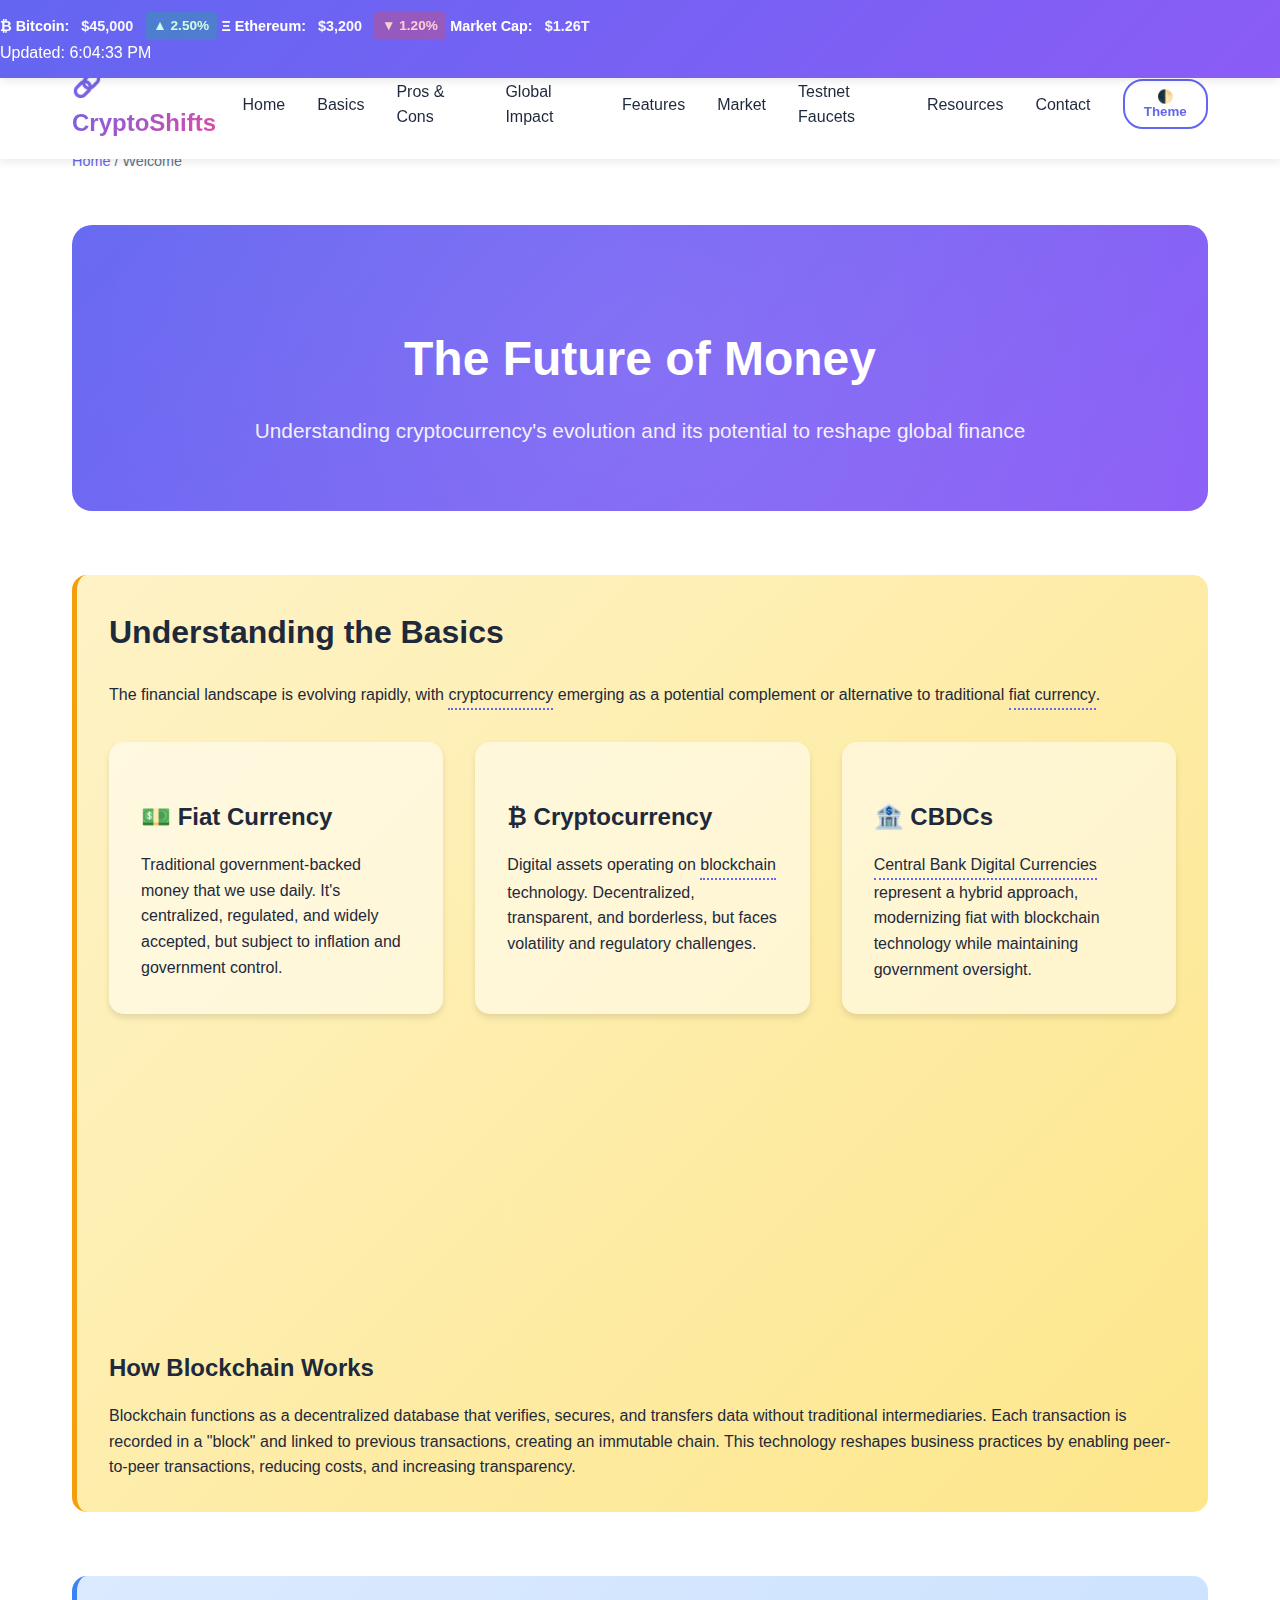
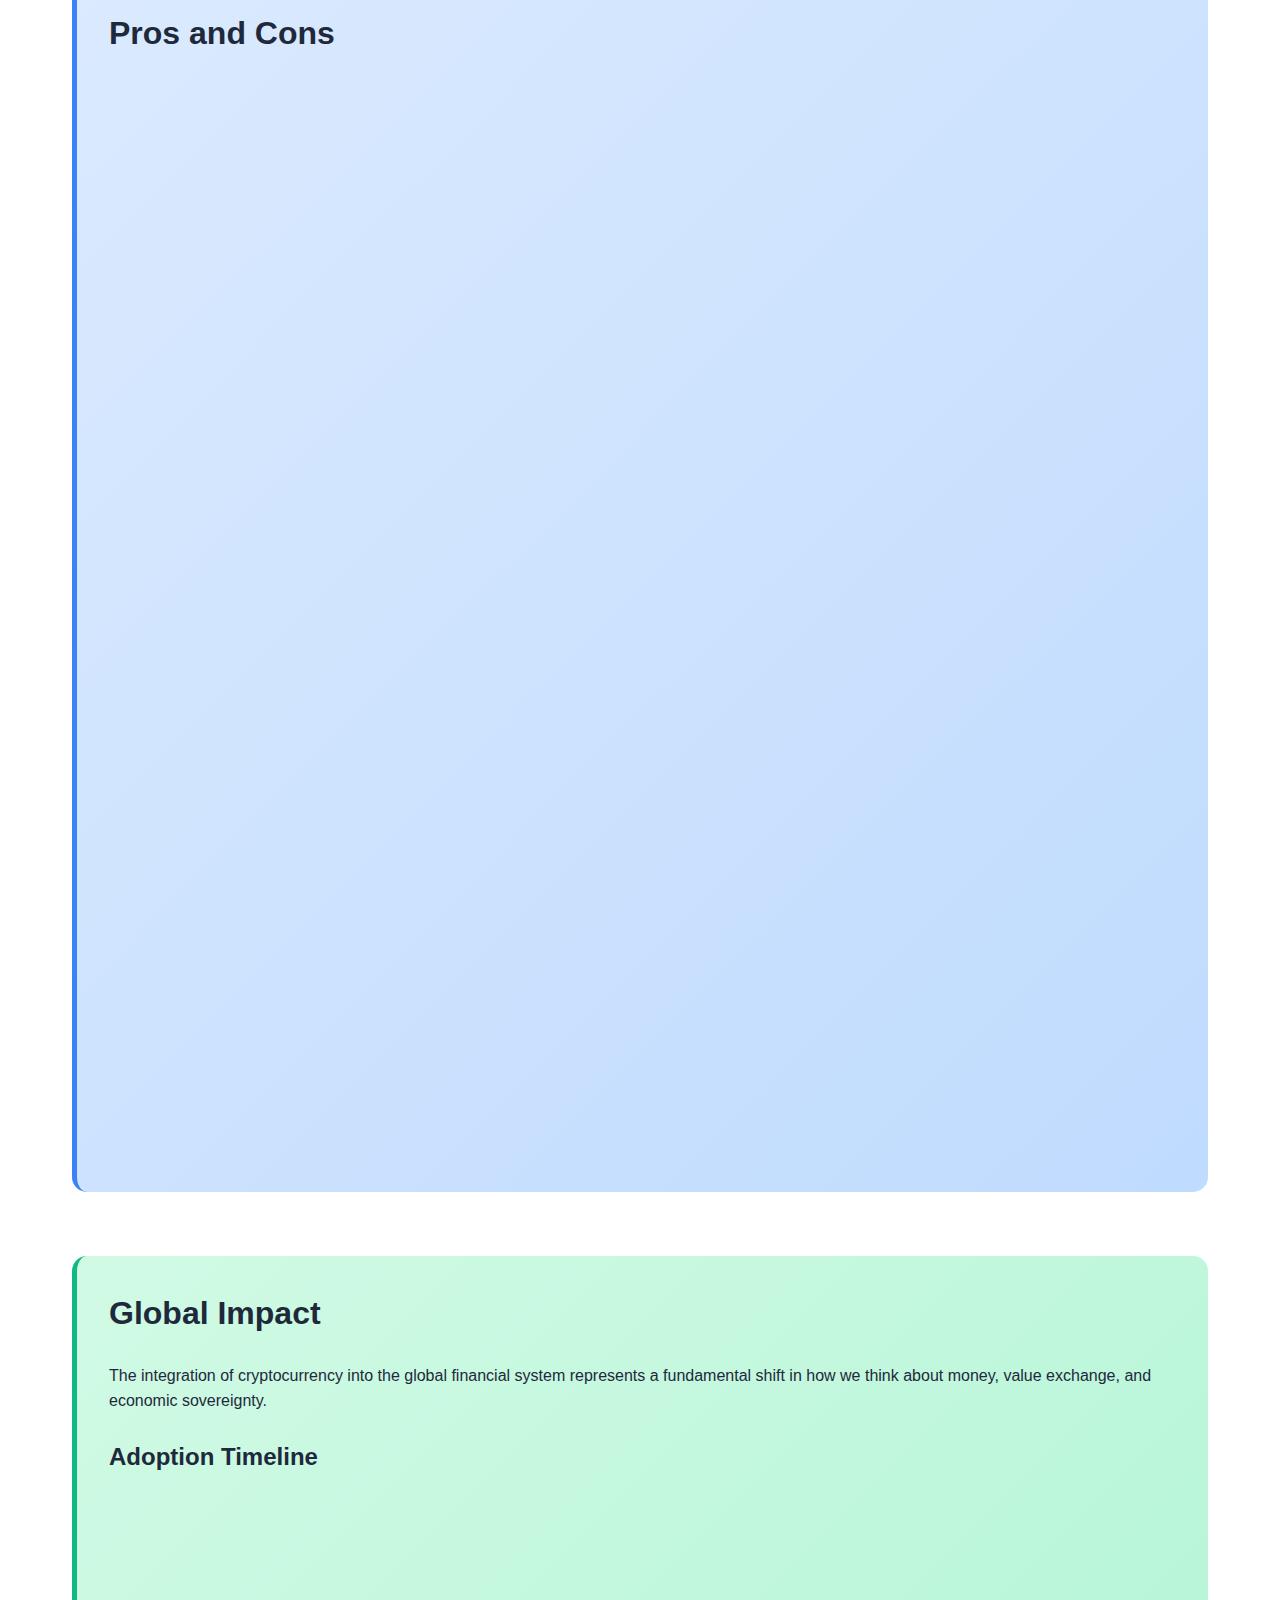
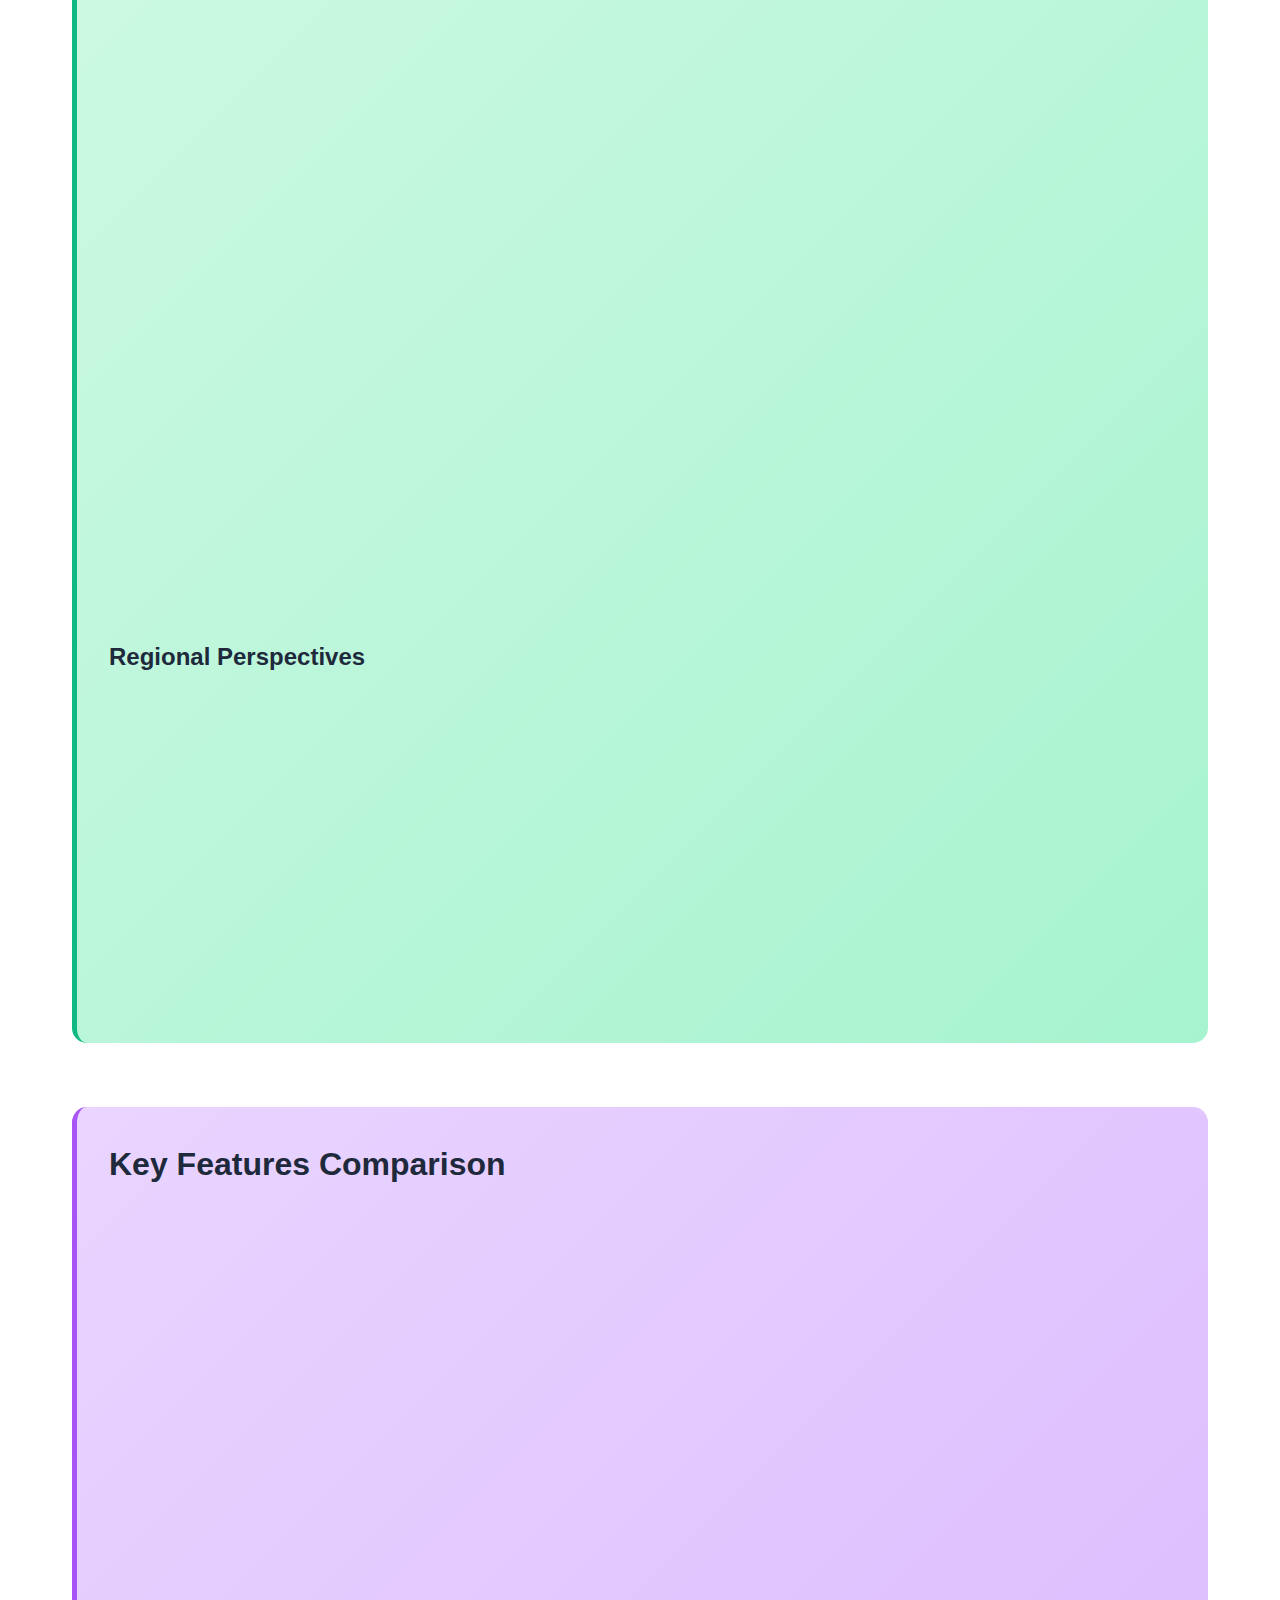
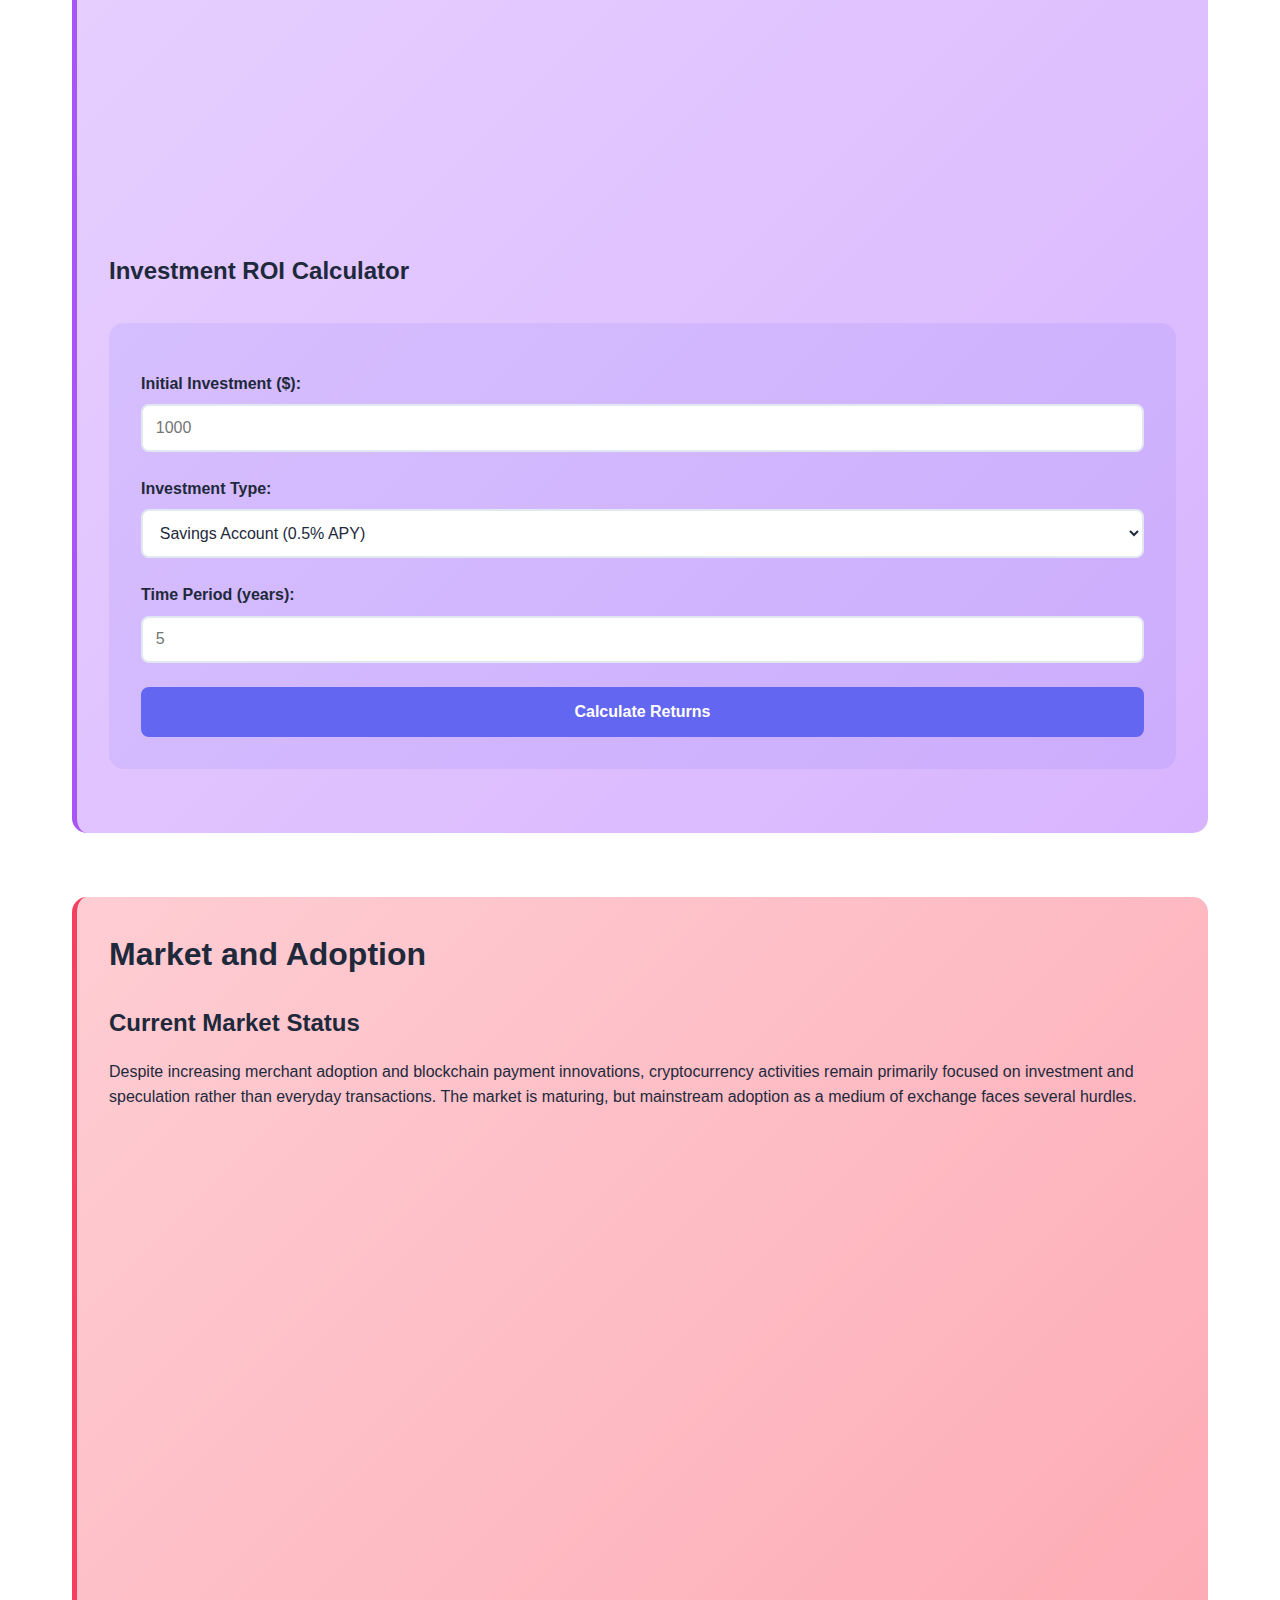
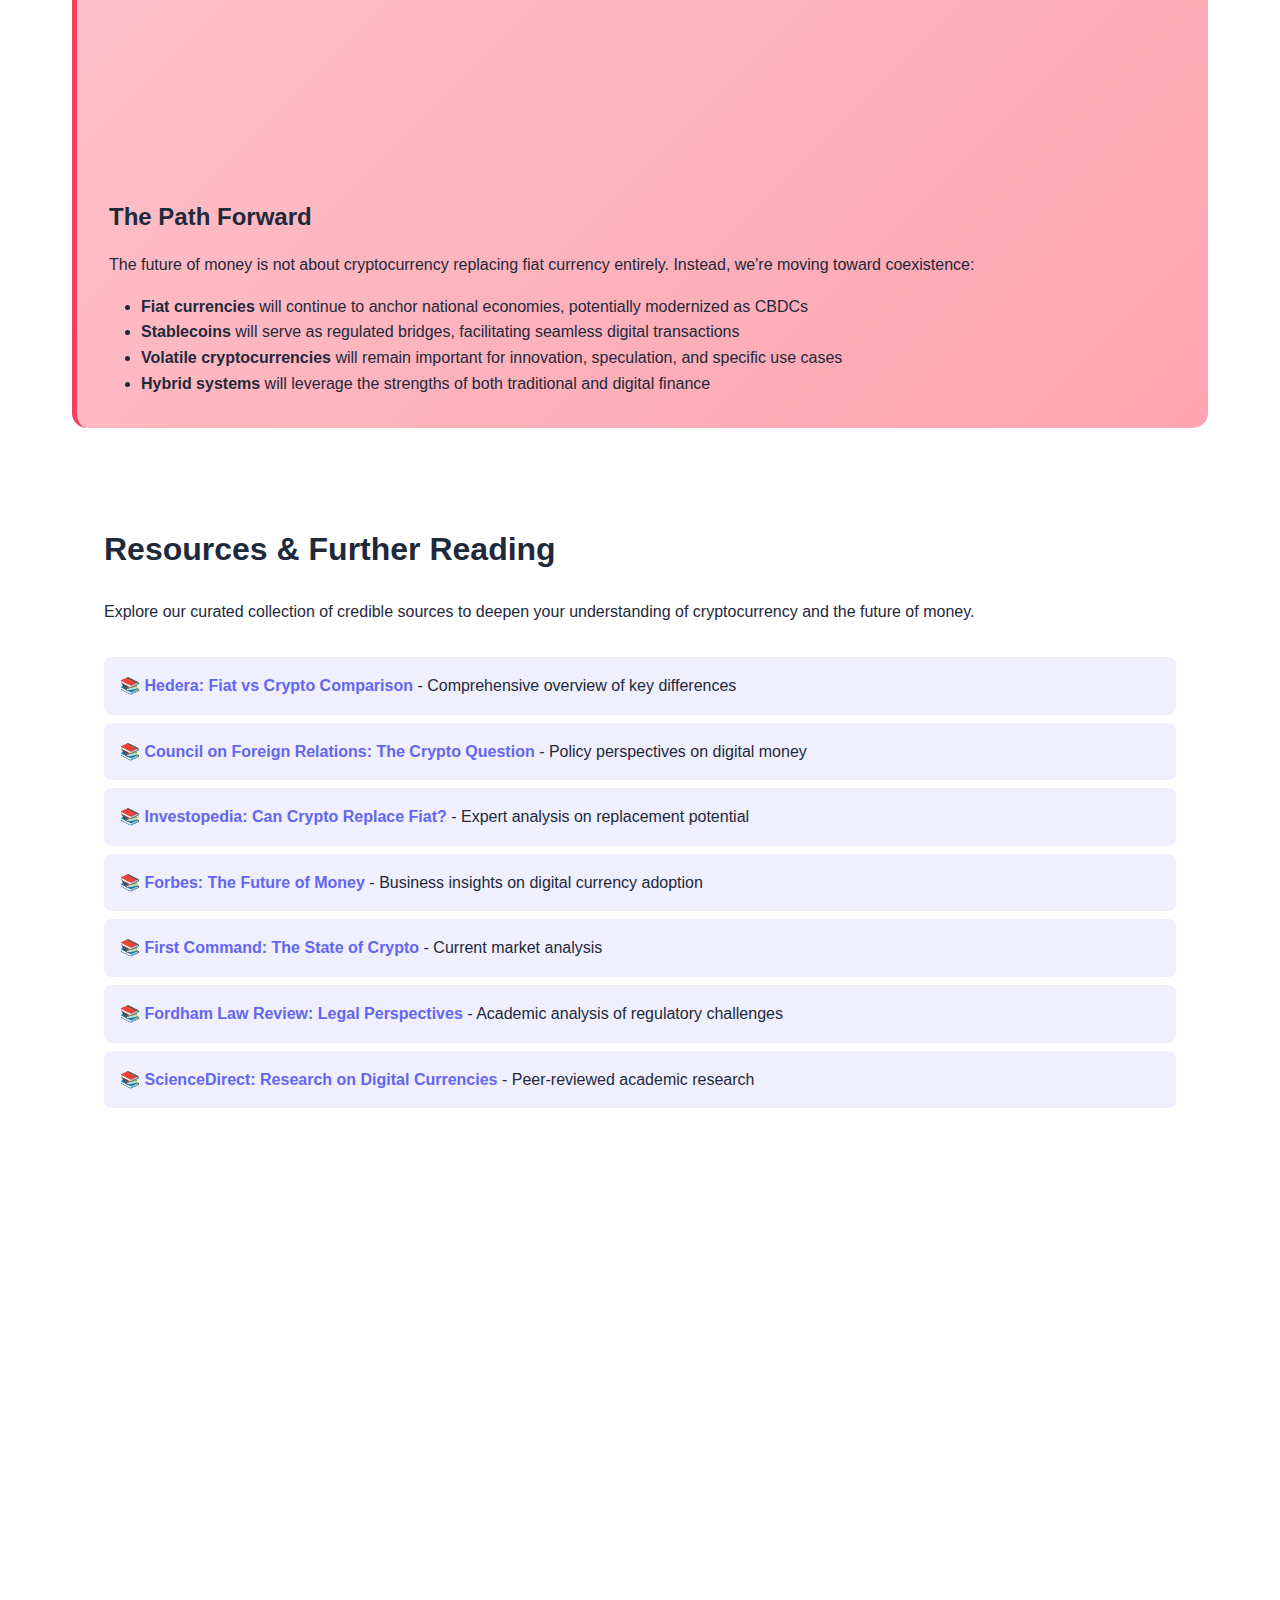
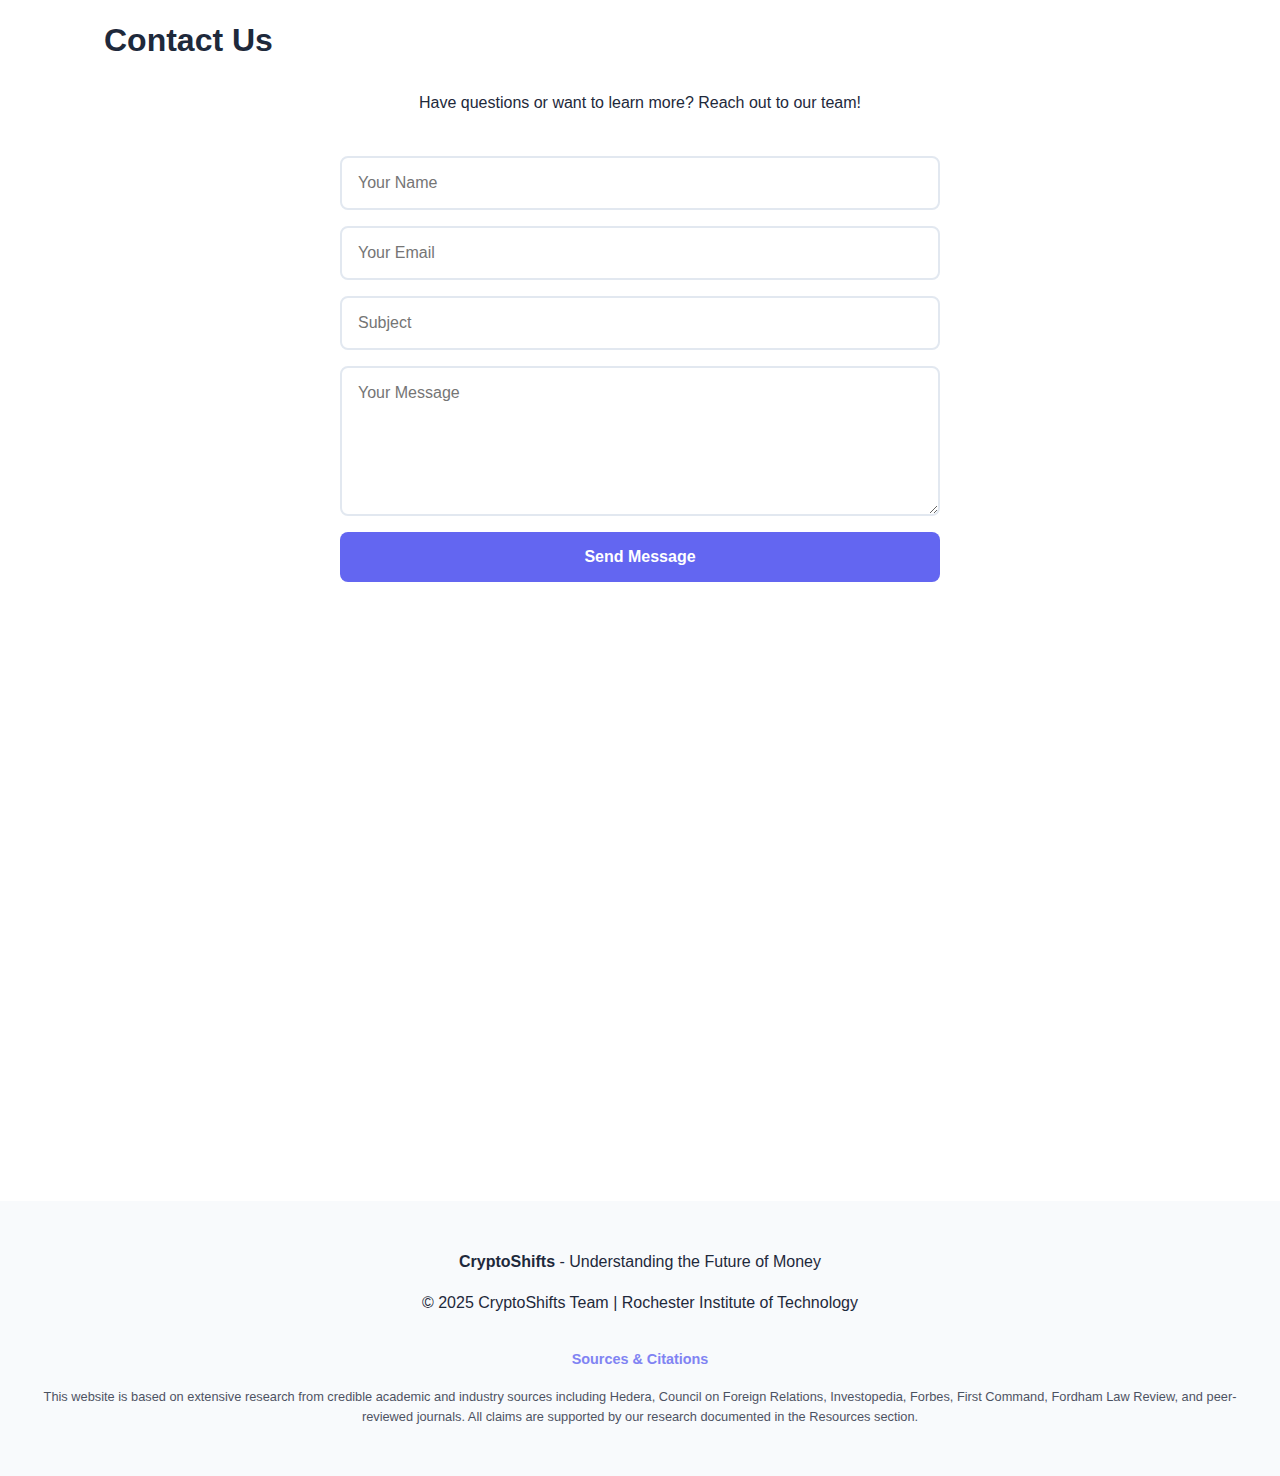
<file: crypto-website/index.html>
<!DOCTYPE html>
<html lang="en">
<head>
    <meta charset="UTF-8">
    <meta name="viewport" content="width=device-width, initial-scale=1.0">
    <meta name="description" content="Understanding cryptocurrency's evolution and its potential to reshape global finance">
    <meta name="keywords" content="cryptocurrency, blockchain, fiat currency, CBDC, stablecoins, digital money">
    <meta name="author" content="CryptoShifts Team - RIT">
    <title>CryptoShifts - The Future of Money</title>
    <link rel="stylesheet" href="style.css">
</head>
<body class="light-mode">
    <!-- Navigation -->
    <nav>
        <div class="nav-container">
            <div class="logo">🔗 CryptoShifts</div>
            <div class="menu-toggle" onclick="toggleMenu()">
                <span></span>
                <span></span>
                <span></span>
            </div>
            <ul class="nav-links" id="navLinks">
                <li><a href="#home">Home</a></li>
                <li><a href="#basics">Basics</a></li>
                <li><a href="#pros-cons">Pros & Cons</a></li>
                <li><a href="#global">Global Impact</a></li>
                <li><a href="#features">Features</a></li>
                <li><a href="#market">Market</a></li>
                <li><a href="faucets.html">Testnet Faucets</a></li>
                <li><a href="#resources">Resources</a></li>
                <li><a href="#contact">Contact</a></li>
                <li><button class="theme-toggle" onclick="toggleTheme()">🌓 Theme</button></li>
            </ul>
        </div>
    </nav>

    <!-- Bitcoin Price Ticker -->
    <div class="crypto-ticker">
        <div class="ticker-container">
            <div class="ticker-item">
                <span class="ticker-label">₿ Bitcoin:</span>
                <span class="ticker-price" id="btcPrice">Loading...</span>
                <span class="ticker-change" id="btcChange">--</span>
            </div>
            <div class="ticker-item">
                <span class="ticker-label">Ξ Ethereum:</span>
                <span class="ticker-price" id="ethPrice">Loading...</span>
                <span class="ticker-change" id="ethChange">--</span>
            </div>
            <div class="ticker-item">
                <span class="ticker-label">Market Cap:</span>
                <span class="ticker-price" id="marketCap">Loading...</span>
            </div>
            <div class="ticker-update">
                <span id="lastUpdate">Updating...</span>
            </div>
        </div>
    </div>

    <!-- Breadcrumb -->
    <div class="breadcrumb" id="breadcrumb">
        <a href="#home">Home</a> / <span id="currentSection">Welcome</span>
    </div>

    <!-- Main Container -->
    <div class="container">
        <!-- Hero Section -->
        <div class="hero" id="home">
            <h1>The Future of Money</h1>
            <p>Understanding cryptocurrency's evolution and its potential to reshape global finance</p>
        </div>

        <!-- Understanding the Basics -->
        <section class="section-basics" id="basics">
            <h2>Understanding the Basics</h2>
            <p>The financial landscape is evolving rapidly, with <span class="tooltip">cryptocurrency<span class="tooltiptext">Digital or virtual currency that uses cryptography for security and operates on decentralized networks</span></span> emerging as a potential complement or alternative to traditional <span class="tooltip">fiat currency<span class="tooltiptext">Government-issued currency not backed by a physical commodity like gold, but by the trust in the issuing government</span></span>.</p>

            <div class="card-grid">
                <div class="card">
                    <h3>💵 Fiat Currency</h3>
                    <p>Traditional government-backed money that we use daily. It's centralized, regulated, and widely accepted, but subject to inflation and government control.</p>
                </div>
                <div class="card">
                    <h3>₿ Cryptocurrency</h3>
                    <p>Digital assets operating on <span class="tooltip">blockchain<span class="tooltiptext">A distributed ledger technology that records transactions across multiple computers in a secure, transparent way</span></span> technology. Decentralized, transparent, and borderless, but faces volatility and regulatory challenges.</p>
                </div>
                <div class="card">
                    <h3>🏦 CBDCs</h3>
                    <p><span class="tooltip">Central Bank Digital Currencies<span class="tooltiptext">Digital versions of fiat currency issued and regulated by central banks, combining blockchain efficiency with sovereign control</span></span> represent a hybrid approach, modernizing fiat with blockchain technology while maintaining government oversight.</p>
                </div>
                <div class="card">
                    <h3>⚖️ Stablecoins</h3>
                    <p>The bridge between traditional and digital finance. These cryptocurrencies are pegged to stable assets like the US dollar, offering crypto benefits with reduced volatility.</p>
                </div>
            </div>

            <h3>How Blockchain Works</h3>
            <p>Blockchain functions as a decentralized database that verifies, secures, and transfers data without traditional intermediaries. Each transaction is recorded in a "block" and linked to previous transactions, creating an immutable chain. This technology reshapes business practices by enabling peer-to-peer transactions, reducing costs, and increasing transparency.</p>
        </section>

        <!-- Pros and Cons -->
        <section class="section-pros-cons" id="pros-cons">
            <h2>Pros and Cons</h2>

            <div class="card-grid">
                <div class="card">
                    <h3>✅ Cryptocurrency Advantages</h3>
                    <ul>
                        <li><strong>Speed:</strong> Fast, borderless transactions</li>
                        <li><strong>Accessibility:</strong> Financial inclusion for the unbanked</li>
                        <li><strong>Transparency:</strong> All transactions recorded on public ledgers</li>
                        <li><strong>Innovation:</strong> Programmable money and smart contracts</li>
                        <li><strong>Lower Fees:</strong> Reduced transaction costs for international transfers</li>
                    </ul>
                </div>

                <div class="card">
                    <h3>⚠️ Cryptocurrency Challenges</h3>
                    <ul>
                        <li><strong>Volatility:</strong> Significant price fluctuations</li>
                        <li><strong>Regulation:</strong> Unclear legal frameworks</li>
                        <li><strong>Scalability:</strong> Limited transaction capacity compared to traditional systems</li>
                        <li><strong>Consumer Protection:</strong> Less recourse in cases of fraud</li>
                        <li><strong>Adoption Barriers:</strong> Technical complexity for average users</li>
                    </ul>
                </div>

                <div class="card">
                    <h3>✅ Fiat Currency Strengths</h3>
                    <ul>
                        <li><strong>Stability:</strong> Generally stable value</li>
                        <li><strong>Trust:</strong> Backed by government authority</li>
                        <li><strong>Acceptance:</strong> Universal acceptance for transactions</li>
                        <li><strong>Protection:</strong> Strong consumer protection laws</li>
                        <li><strong>Ease of Use:</strong> Simple and familiar for everyone</li>
                    </ul>
                </div>

                <div class="card">
                    <h3>⚠️ Fiat Currency Limitations</h3>
                    <ul>
                        <li><strong>Inflation:</strong> Currency devaluation over time</li>
                        <li><strong>Centralization:</strong> Subject to government control</li>
                        <li><strong>Slow Transfers:</strong> International transactions can take days</li>
                        <li><strong>High Fees:</strong> Costly cross-border payments</li>
                        <li><strong>Limited Access:</strong> Banking infrastructure not available everywhere</li>
                    </ul>
                </div>
            </div>
        </section>

        <!-- Global Impact -->
        <section class="section-global" id="global">
            <h2>Global Impact</h2>
            <p>The integration of cryptocurrency into the global financial system represents a fundamental shift in how we think about money, value exchange, and economic sovereignty.</p>

            <h3>Adoption Timeline</h3>
            <div class="timeline">
                <div class="timeline-item">
                    <h4>2009 - Bitcoin's Birth</h4>
                    <p>Bitcoin introduces blockchain technology and decentralized digital currency to the world.</p>
                </div>
                <div class="timeline-item">
                    <h4>2015 - Smart Contract Era</h4>
                    <p>Ethereum launches, enabling programmable blockchain applications and decentralized finance (DeFi).</p>
                </div>
                <div class="timeline-item">
                    <h4>2020 - Institutional Adoption</h4>
                    <p>Major corporations and financial institutions begin investing in and accepting cryptocurrency.</p>
                </div>
                <div class="timeline-item">
                    <h4>2023-2024 - CBDC Development</h4>
                    <p>Central banks worldwide pilot and launch digital currencies, bridging traditional and crypto finance.</p>
                </div>
                <div class="timeline-item">
                    <h4>2025 - Hybrid Systems Emerge</h4>
                    <p>Coexistence of fiat, CBDCs, and private cryptocurrencies becomes the new normal.</p>
                </div>
            </div>

            <h3>Regional Perspectives</h3>
            <div class="card-grid">
                <div class="card">
                    <h3>🌎 Americas</h3>
                    <p>The US explores a digital dollar while maintaining regulatory scrutiny. El Salvador adopts Bitcoin as legal tender, setting a precedent for emerging economies.</p>
                </div>
                <div class="card">
                    <h3>🌍 Europe</h3>
                    <p>The EU develops comprehensive crypto regulations (MiCA) and advances the digital euro project, balancing innovation with consumer protection.</p>
                </div>
                <div class="card">
                    <h3>🌏 Asia</h3>
                    <p>China leads CBDC development with the digital yuan, while other nations like Singapore embrace crypto innovation through regulatory sandboxes.</p>
                </div>
            </div>
        </section>

        <!-- Features -->
        <section class="section-features" id="features">
            <h2>Key Features Comparison</h2>

            <div class="card-grid">
                <div class="card">
                    <h3>🔒 Security</h3>
                    <p><strong>Crypto:</strong> Cryptographic security, immutable ledgers<br>
                    <strong>Fiat:</strong> Government guarantees, FDIC insurance<br>
                    <strong>Winner:</strong> Tie - different security models</p>
                </div>
                <div class="card">
                    <h3>⚡ Transaction Speed</h3>
                    <p><strong>Crypto:</strong> Minutes to hours (depending on network)<br>
                    <strong>Fiat:</strong> Instant to days (depending on method)<br>
                    <strong>Winner:</strong> Crypto for international, Fiat for local</p>
                </div>
                <div class="card">
                    <h3>💰 Transaction Costs</h3>
                    <p><strong>Crypto:</strong> Network fees vary by congestion<br>
                    <strong>Fiat:</strong> Bank fees, especially for international<br>
                    <strong>Winner:</strong> Crypto for large international transfers</p>
                </div>
                <div class="card">
                    <h3>🌐 Accessibility</h3>
                    <p><strong>Crypto:</strong> Internet access required, 24/7 availability<br>
                    <strong>Fiat:</strong> Banking infrastructure needed<br>
                    <strong>Winner:</strong> Crypto for underserved populations</p>
                </div>
            </div>

            <h3>Investment ROI Calculator</h3>
            <div class="calculator">
                <label>Initial Investment ($):</label>
                <input type="number" id="investment" placeholder="1000">

                <label>Investment Type:</label>
                <select id="investmentType">
                    <option value="savings">Savings Account (0.5% APY)</option>
                    <option value="stocks">Stock Market (7% avg annual)</option>
                    <option value="crypto">Cryptocurrency (15% avg annual - High Risk)</option>
                    <option value="stablecoin">Stablecoin Staking (5% APY)</option>
                </select>

                <label>Time Period (years):</label>
                <input type="number" id="years" placeholder="5">

                <button onclick="calculateROI()">Calculate Returns</button>
                <div id="roiResult" class="result" style="display: none;"></div>
            </div>
        </section>

        <!-- Market and Adoption -->
        <section class="section-market" id="market">
            <h2>Market and Adoption</h2>

            <h3>Current Market Status</h3>
            <p>Despite increasing merchant adoption and blockchain payment innovations, cryptocurrency activities remain primarily focused on investment and speculation rather than everyday transactions. The market is maturing, but mainstream adoption as a medium of exchange faces several hurdles.</p>

            <div class="card-grid">
                <div class="card">
                    <h3>📊 Market Size</h3>
                    <p>The global cryptocurrency market capitalization exceeds $2 trillion, with Bitcoin and Ethereum dominating market share. However, daily transaction volumes for purchases remain relatively small.</p>
                </div>
                <div class="card">
                    <h3>🏪 Merchant Adoption</h3>
                    <p>Major companies like Microsoft, PayPal, and various retailers now accept cryptocurrency payments, though adoption remains limited compared to traditional payment methods.</p>
                </div>
                <div class="card">
                    <h3>👥 User Demographics</h3>
                    <p>Approximately 420 million cryptocurrency users worldwide, with adoption highest among younger, tech-savvy demographics in developed and emerging markets.</p>
                </div>
                <div class="card">
                    <h3>🔮 Future Outlook</h3>
                    <p>Experts predict a hybrid monetary system where fiat anchors economies through CBDCs, stablecoins serve as regulated bridges, and volatile cryptocurrencies remain as speculative and innovative assets.</p>
                </div>
            </div>

            <h3>The Path Forward</h3>
            <p>The future of money is not about cryptocurrency replacing fiat currency entirely. Instead, we're moving toward coexistence:</p>
            <ul style="margin-left: 2rem; margin-top: 1rem;">
                <li><strong>Fiat currencies</strong> will continue to anchor national economies, potentially modernized as CBDCs</li>
                <li><strong>Stablecoins</strong> will serve as regulated bridges, facilitating seamless digital transactions</li>
                <li><strong>Volatile cryptocurrencies</strong> will remain important for innovation, speculation, and specific use cases</li>
                <li><strong>Hybrid systems</strong> will leverage the strengths of both traditional and digital finance</li>
            </ul>
        </section>

        <!-- Resources -->
        <section id="resources">
            <h2>Resources & Further Reading</h2>
            <p>Explore our curated collection of credible sources to deepen your understanding of cryptocurrency and the future of money.</p>

            <ul class="resource-list">
                <li>📚 <a href="https://hedera.com/learning/fintech/fiat-vs-crypto" target="_blank">Hedera: Fiat vs Crypto Comparison</a> - Comprehensive overview of key differences</li>
                <li>📚 <a href="https://www.cfr.org/backgrounder/crypto-question-bitcoin-digital-dollars-and-future-money" target="_blank">Council on Foreign Relations: The Crypto Question</a> - Policy perspectives on digital money</li>
                <li>📚 <a href="https://www.investopedia.com/tech/bitcoin-or-altcoin-can-one-them-replace-fiat/" target="_blank">Investopedia: Can Crypto Replace Fiat?</a> - Expert analysis on replacement potential</li>
                <li>📚 <a href="https://www.forbes.com/councils/forbesbusinessdevelopmentcouncil/2025/04/23/the-future-of-money-will-digital-currencies-replace-fiat/" target="_blank">Forbes: The Future of Money</a> - Business insights on digital currency adoption</li>
                <li>📚 <a href="https://www.firstcommand.com/coaching-center/insights/the-state-of-crypto/" target="_blank">First Command: The State of Crypto</a> - Current market analysis</li>
                <li>📚 <a href="https://ir.lawnet.fordham.edu/cgi/viewcontent.cgi?article=2748&context=ilj" target="_blank">Fordham Law Review: Legal Perspectives</a> - Academic analysis of regulatory challenges</li>
                <li>📚 <a href="https://www.sciencedirect.com/science/article/abs/pii/S1057521923003228" target="_blank">ScienceDirect: Research on Digital Currencies</a> - Peer-reviewed academic research</li>
            </ul>

            <div class="card" style="margin-top: 2rem; background: rgba(99, 102, 241, 0.1);">
                <h3>📖 Glossary</h3>
                <p><strong>Blockchain:</strong> A distributed ledger technology that records transactions across multiple computers</p>
                <p><strong>CBDC:</strong> Central Bank Digital Currency - digital fiat issued by governments</p>
                <p><strong>DeFi:</strong> Decentralized Finance - financial services without traditional intermediaries</p>
                <p><strong>Stablecoin:</strong> Cryptocurrency pegged to stable assets like USD</p>
                <p><strong>Smart Contract:</strong> Self-executing contracts with terms directly written into code</p>
                <p><strong>Volatility:</strong> The degree of variation in trading prices over time</p>
                <p><strong>Mining:</strong> The process of validating blockchain transactions and creating new coins</p>
                <p><strong>Wallet:</strong> Software or hardware for storing cryptocurrency private keys</p>
            </div>
        </section>

        <!-- Contact -->
        <section id="contact">
            <h2>Contact Us</h2>
            <p style="text-align: center; margin-bottom: 2rem;">Have questions or want to learn more? Reach out to our team!</p>

            <div class="contact-form">
                <input type="text" id="contactName" placeholder="Your Name" required>
                <input type="email" id="contactEmail" placeholder="Your Email" required>
                <input type="text" id="contactSubject" placeholder="Subject" required>
                <textarea id="contactMessage" placeholder="Your Message" required></textarea>
                <button onclick="submitContact()">Send Message</button>
                <div id="contactResult" style="display: none; margin-top: 1rem; padding: 1rem; background: rgba(16, 185, 129, 0.1); border-radius: 8px; text-align: center;"></div>
            </div>

            <div class="card-grid" style="margin-top: 3rem;">
                <div class="card">
                    <h3>👥 Our Team</h3>
                    <p><strong>Mili</strong> - Team Coordinator<br>ml2060@rit.edu</p>
                    <p><strong>Haleigh</strong> - Financial Research<br>hmc9362@rit.edu</p>
                    <p><strong>Boris</strong> - Market Analysis<br>bs6822@rit.edu</p>
                    <p><strong>Amina</strong> - Technical Lead<br>aa2994@rit.edu</p>
                </div>
                <div class="card">
                    <h3>🎓 About This Project</h3>
                    <p>This website was created as part of a Management Information Systems course project exploring the future of money and cryptocurrency's role in the global financial system.</p>
                </div>
            </div>
        </section>
    </div>

    <!-- Footer -->
    <footer>
        <p><strong>CryptoShifts</strong> - Understanding the Future of Money</p>
        <p style="margin-top: 1rem;">© 2025 CryptoShifts Team | Rochester Institute of Technology</p>

        <div class="citations">
            <h4>Sources & Citations</h4>
            <p style="font-size: 0.8rem; margin-top: 1rem;">
                This website is based on extensive research from credible academic and industry sources including
                Hedera, Council on Foreign Relations, Investopedia, Forbes, First Command, Fordham Law Review,
                and peer-reviewed journals. All claims are supported by our research documented in the Resources section.
            </p>
        </div>
    </footer>

    <script src="script.js"></script>
</body>
</html>
</file>
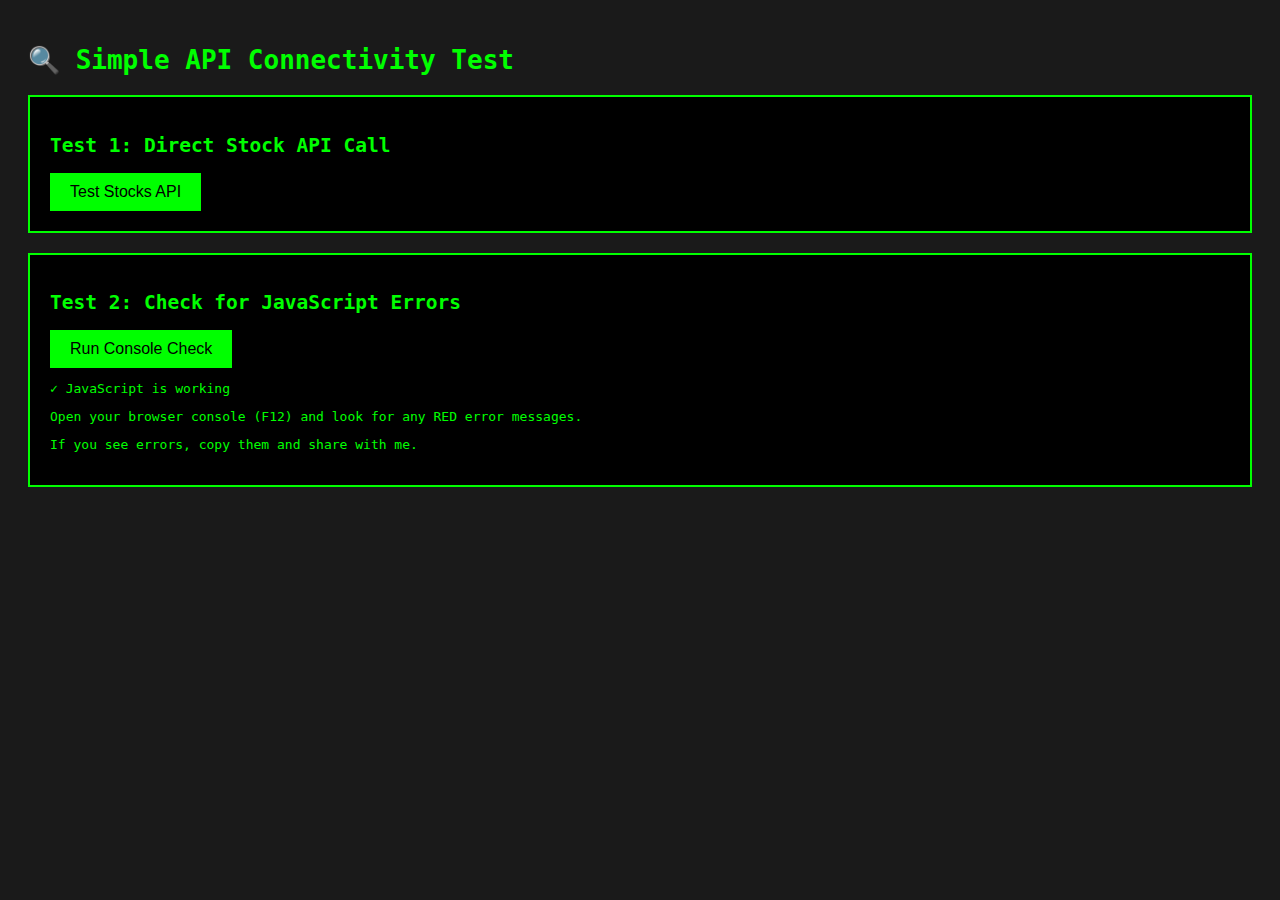
<file: simple-test.html>
<!DOCTYPE html>
<html>
<head>
    <title>Simple API Test</title>
    <style>
        body { font-family: monospace; padding: 20px; background: #1a1a1a; color: #0f0; }
        .box { background: #000; border: 2px solid #0f0; padding: 20px; margin: 20px 0; }
        button { padding: 10px 20px; font-size: 16px; background: #0f0; color: #000; border: none; cursor: pointer; }
        .error { color: #f00; }
        .success { color: #0f0; }
        pre { background: #111; padding: 10px; overflow: auto; }
    </style>
</head>
<body>
    <h1>🔍 Simple API Connectivity Test</h1>

    <div class="box">
        <h2>Test 1: Direct Stock API Call</h2>
        <button onclick="testStocksAPI()">Test Stocks API</button>
        <div id="stocks-result"></div>
    </div>

    <div class="box">
        <h2>Test 2: Check for JavaScript Errors</h2>
        <button onclick="checkConsole()">Run Console Check</button>
        <div id="console-result"></div>
    </div>

    <script>
        console.log('✓ JavaScript is loading');

        async function testStocksAPI() {
            const resultDiv = document.getElementById('stocks-result');
            resultDiv.innerHTML = '<p>Testing /api/stocks...</p>';

            try {
                console.log('Calling /api/stocks');
                const response = await fetch('/api/stocks');
                console.log('Response:', response);

                const data = await response.json();
                console.log('Data:', data);

                if (data.success) {
                    resultDiv.innerHTML = `
                        <p class="success">✓ API Working!</p>
                        <pre>${JSON.stringify(data, null, 2)}</pre>
                    `;
                } else {
                    resultDiv.innerHTML = `
                        <p class="error">✗ API returned error</p>
                        <pre>${JSON.stringify(data, null, 2)}</pre>
                    `;
                }
            } catch (error) {
                resultDiv.innerHTML = `
                    <p class="error">✗ Error: ${error.message}</p>
                    <p>This likely means:</p>
                    <ul>
                        <li>You're testing locally (APIs only work on Vercel)</li>
                        <li>OR the API endpoint doesn't exist</li>
                        <li>OR there's a network issue</li>
                    </ul>
                `;
                console.error('Full error:', error);
            }
        }

        function checkConsole() {
            const resultDiv = document.getElementById('console-result');
            resultDiv.innerHTML = `
                <p class="success">✓ JavaScript is working</p>
                <p>Open your browser console (F12) and look for any RED error messages.</p>
                <p>If you see errors, copy them and share with me.</p>
            `;
            console.log('Console check complete. If you see this, JavaScript is working!');
        }

        // Auto-run on load
        window.onload = function() {
            console.log('Page loaded successfully');
            checkConsole();
        };
    </script>
</body>
</html>
</file>
<file: crypto-website/style.css>
/* CryptoShifts - Enhanced Stylesheet with Premium Features */
/* Created by: Mili, Haleigh, Boris, and Amina - RIT 2025 🚀 */

/* ========================================
   CSS VARIABLES FOR THEME COLORS
   ======================================== */
:root {
    --primary-color: #6366f1;
    --secondary-color: #8b5cf6;
    --accent-color: #ec4899;
    --success-color: #10b981;
    --warning-color: #f59e0b;
    --danger-color: #ef4444;
    --bg-light: #ffffff;
    --bg-dark: #0f172a;
    --text-light: #1e293b;
    --text-dark: #f1f5f9;
    --card-light: #f8fafc;
    --card-dark: #1e293b;
    --border-light: #e2e8f0;
    --border-dark: #334155;
}

/* ========================================
   RESET AND BASE STYLES
   ======================================== */
* {
    margin: 0;
    padding: 0;
    box-sizing: border-box;
}

body {
    font-family: -apple-system, BlinkMacSystemFont, 'Segoe UI', Roboto, 'Helvetica Neue', Arial, sans-serif;
    line-height: 1.6;
    transition: background-color 0.3s, color 0.3s;
    position: relative;
    overflow-x: hidden;
}

body.light-mode {
    background-color: var(--bg-light);
    color: var(--text-light);
}

body.dark-mode {
    background-color: var(--bg-dark);
    color: var(--text-dark);
}

/* ========================================
   PARTICLE CANVAS BACKGROUND (NEW!)
   ======================================== */
#particleCanvas {
    position: fixed;
    top: 0;
    left: 0;
    width: 100%;
    height: 100%;
    z-index: -1;
    pointer-events: none;
    opacity: 0.4;
}

body.dark-mode #particleCanvas {
    opacity: 0.3;
}

/* ========================================
   LIVE CRYPTO PRICE TICKER (NEW!)
   ======================================== */
.crypto-ticker {
    background: linear-gradient(135deg, var(--primary-color), var(--secondary-color));
    color: white;
    padding: 0.75rem 0;
    overflow: hidden;
    position: fixed;
    top: 0;
    width: 100%;
    z-index: 999;
    box-shadow: 0 2px 10px rgba(0, 0, 0, 0.1);
}

#cryptoTicker {
    display: flex;
    gap: 3rem;
    animation: tickerScroll 30s linear infinite;
    white-space: nowrap;
}

@keyframes tickerScroll {
    0% {
        transform: translateX(0);
    }
    100% {
        transform: translateX(-50%);
    }
}

.ticker-item {
    display: inline-flex;
    align-items: center;
    gap: 0.75rem;
    font-size: 0.9rem;
    font-weight: 600;
}

.ticker-symbol {
    font-size: 1rem;
}

.ticker-price {
    color: rgba(255, 255, 255, 0.95);
}

.ticker-change {
    padding: 0.2rem 0.5rem;
    border-radius: 4px;
    font-size: 0.85rem;
}

.ticker-change.positive {
    background: rgba(16, 185, 129, 0.3);
    color: #d1fae5;
}

.ticker-change.negative {
    background: rgba(239, 68, 68, 0.3);
    color: #fecdd3;
}

/* ========================================
   NAVIGATION STYLES
   ======================================== */
nav {
    position: fixed;
    top: 50px; /* Account for ticker */
    width: 100%;
    background: rgba(255, 255, 255, 0.95);
    backdrop-filter: blur(10px);
    box-shadow: 0 2px 10px rgba(0, 0, 0, 0.1);
    z-index: 998;
    transition: background 0.3s, top 0.3s;
}

body.dark-mode nav {
    background: rgba(15, 23, 42, 0.95);
}

.nav-container {
    max-width: 1200px;
    margin: 0 auto;
    padding: 1rem 2rem;
    display: flex;
    justify-content: space-between;
    align-items: center;
}

.logo {
    font-size: 1.5rem;
    font-weight: bold;
    background: linear-gradient(135deg, var(--primary-color), var(--accent-color));
    -webkit-background-clip: text;
    -webkit-text-fill-color: transparent;
    background-clip: text;
}

.nav-links {
    display: flex;
    gap: 2rem;
    list-style: none;
    align-items: center;
}

.nav-links a {
    text-decoration: none;
    color: inherit;
    font-weight: 500;
    transition: color 0.3s;
}

.nav-links a:hover {
    color: var(--primary-color);
}

.theme-toggle {
    background: none;
    border: 2px solid var(--primary-color);
    color: var(--primary-color);
    padding: 0.5rem 1rem;
    border-radius: 20px;
    cursor: pointer;
    font-weight: 600;
    transition: all 0.3s;
}

.theme-toggle:hover {
    background: var(--primary-color);
    color: white;
    transform: scale(1.05);
}

/* ========================================
   BREADCRUMB NAVIGATION
   ======================================== */
.breadcrumb {
    max-width: 1200px;
    margin: 150px auto 20px;
    padding: 0 2rem;
    font-size: 0.9rem;
    color: #64748b;
}

.breadcrumb a {
    color: var(--primary-color);
    text-decoration: none;
}

/* ========================================
   MAIN CONTAINER
   ======================================== */
.container {
    max-width: 1200px;
    margin: 0 auto;
    padding: 2rem;
}

/* ========================================
   HERO SECTION
   ======================================== */
.hero {
    text-align: center;
    padding: 6rem 2rem 4rem;
    background: linear-gradient(135deg, var(--primary-color), var(--secondary-color));
    color: white;
    border-radius: 20px;
    margin-bottom: 4rem;
    position: relative;
    overflow: hidden;
}

.hero::before {
    content: '';
    position: absolute;
    top: -50%;
    right: -50%;
    width: 200%;
    height: 200%;
    background: radial-gradient(circle, rgba(255, 255, 255, 0.1) 0%, transparent 70%);
    animation: heroGlow 10s ease-in-out infinite;
}

@keyframes heroGlow {
    0%, 100% {
        transform: translate(0, 0);
    }
    50% {
        transform: translate(-10%, -10%);
    }
}

.hero h1 {
    font-size: 3rem;
    margin-bottom: 1rem;
    animation: fadeInUp 0.8s ease;
    position: relative;
    z-index: 1;
}

.hero p {
    font-size: 1.3rem;
    opacity: 0.9;
    animation: fadeInUp 0.8s ease 0.2s both;
    position: relative;
    z-index: 1;
}

/* ========================================
   ANIMATED STATS SECTION (NEW!)
   ======================================== */
.stats-grid {
    display: grid;
    grid-template-columns: repeat(auto-fit, minmax(250px, 1fr));
    gap: 2rem;
    margin: 3rem 0;
}

.stat-card {
    background: linear-gradient(135deg, var(--primary-color), var(--secondary-color));
    padding: 2rem;
    border-radius: 15px;
    text-align: center;
    color: white;
    box-shadow: 0 10px 30px rgba(99, 102, 241, 0.3);
    transform: translateY(0);
    transition: transform 0.3s ease;
}

.stat-card:hover {
    transform: translateY(-10px);
}

.stat-number {
    font-size: 3rem;
    font-weight: bold;
    display: block;
    margin: 1rem 0;
}

.stat-label {
    font-size: 1.1rem;
    opacity: 0.9;
}

.stat-icon {
    font-size: 2rem;
    margin-bottom: 0.5rem;
}

/* ========================================
   CRYPTO NEWS FEED (NEW!)
   ======================================== */
.news-section {
    background: var(--card-light);
    padding: 2rem;
    border-radius: 15px;
    margin: 2rem 0;
}

body.dark-mode .news-section {
    background: var(--card-dark);
}

.news-item {
    padding: 1.5rem;
    border-left: 4px solid var(--primary-color);
    margin: 1rem 0;
    background: rgba(99, 102, 241, 0.05);
    border-radius: 8px;
    transition: all 0.3s ease;
}

.news-item:hover {
    background: rgba(99, 102, 241, 0.1);
    transform: translateX(5px);
}

.news-item h4 {
    color: var(--primary-color);
    margin-bottom: 0.5rem;
    font-size: 1.1rem;
}

.news-meta {
    display: flex;
    gap: 1rem;
    font-size: 0.85rem;
    color: #64748b;
}

.news-source {
    font-weight: 600;
}

.news-time {
    opacity: 0.7;
}

/* ========================================
   CRYPTO QUIZ SECTION (NEW!)
   ======================================== */
.quiz-container {
    background: linear-gradient(135deg, #fef3c7, #fde68a);
    padding: 2rem;
    border-radius: 15px;
    margin: 2rem 0;
}

body.dark-mode .quiz-container {
    background: var(--card-dark);
    opacity: 0.95;
}

#quizStart {
    text-align: center;
    padding: 2rem;
}

#quizStart h3 {
    margin-bottom: 1rem;
    color: var(--primary-color);
}

#quizStart button {
    background: var(--primary-color);
    color: white;
    padding: 1rem 2rem;
    border: none;
    border-radius: 10px;
    font-size: 1.1rem;
    font-weight: 600;
    cursor: pointer;
    transition: all 0.3s;
}

#quizStart button:hover {
    background: var(--secondary-color);
    transform: scale(1.05);
}

.quiz-progress {
    text-align: center;
    margin-bottom: 1rem;
    font-weight: 600;
    color: var(--primary-color);
}

.quiz-question {
    text-align: center;
    margin: 2rem 0;
    font-size: 1.4rem;
    color: var(--text-light);
}

body.dark-mode .quiz-question {
    color: var(--text-dark);
}

.quiz-options {
    display: flex;
    flex-direction: column;
    gap: 1rem;
    max-width: 600px;
    margin: 0 auto;
}

.quiz-option {
    background: white;
    border: 2px solid var(--primary-color);
    color: var(--text-light);
    padding: 1.5rem;
    border-radius: 10px;
    font-size: 1rem;
    cursor: pointer;
    transition: all 0.3s;
    text-align: left;
}

body.dark-mode .quiz-option {
    background: var(--card-dark);
    color: var(--text-dark);
}

.quiz-option:hover {
    background: var(--primary-color);
    color: white;
    transform: translateX(10px);
}

.quiz-result {
    text-align: center;
    padding: 2rem;
}

.quiz-result h3 {
    font-size: 2rem;
    margin-bottom: 2rem;
    color: var(--primary-color);
}

.result-bars {
    margin: 2rem 0;
}

.result-bar {
    margin: 1rem 0;
}

.result-label {
    font-weight: 600;
    margin-bottom: 0.5rem;
}

.result-bar-fill {
    background: linear-gradient(135deg, var(--primary-color), var(--secondary-color));
    color: white;
    padding: 0.75rem;
    border-radius: 8px;
    font-weight: 600;
    transition: width 1s ease;
    text-align: center;
}

.result-description {
    margin: 2rem 0;
    font-size: 1.1rem;
    line-height: 1.8;
}

.quiz-restart {
    background: var(--accent-color);
    color: white;
    padding: 1rem 2rem;
    border: none;
    border-radius: 10px;
    font-size: 1rem;
    font-weight: 600;
    cursor: pointer;
    transition: all 0.3s;
}

.quiz-restart:hover {
    background: var(--secondary-color);
    transform: scale(1.05);
}

/* ========================================
   CRYPTO CONVERTER (NEW!)
   ======================================== */
.converter-container {
    background: linear-gradient(135deg, #d1fae5, #a7f3d0);
    padding: 2rem;
    border-radius: 15px;
    margin: 2rem 0;
}

body.dark-mode .converter-container {
    background: var(--card-dark);
    opacity: 0.95;
}

.converter-inputs {
    display: grid;
    grid-template-columns: 1fr auto 1fr;
    gap: 1rem;
    align-items: end;
    margin: 2rem 0;
}

.converter-input-group {
    display: flex;
    flex-direction: column;
}

.converter-input-group label {
    font-weight: 600;
    margin-bottom: 0.5rem;
}

.converter-input-group input,
.converter-input-group select {
    padding: 1rem;
    border: 2px solid var(--border-light);
    border-radius: 8px;
    font-size: 1rem;
    background: white;
}

body.dark-mode .converter-input-group input,
body.dark-mode .converter-input-group select {
    background: var(--card-dark);
    border-color: var(--border-dark);
    color: var(--text-dark);
}

.converter-arrow {
    font-size: 2rem;
    color: var(--primary-color);
    margin-bottom: 1rem;
}

.converter-button {
    width: 100%;
    padding: 1rem;
    background: var(--success-color);
    color: white;
    border: none;
    border-radius: 8px;
    font-size: 1.1rem;
    font-weight: 600;
    cursor: pointer;
    transition: all 0.3s;
}

.converter-button:hover {
    background: #059669;
    transform: scale(1.02);
}

#converterResult {
    margin-top: 2rem;
    padding: 2rem;
    background: rgba(16, 185, 129, 0.1);
    border-radius: 8px;
    text-align: center;
}

.conversion-result {
    font-size: 1.5rem;
    margin: 1rem 0;
}

.conversion-note {
    font-size: 0.9rem;
    color: #64748b;
    font-style: italic;
}

/* ========================================
   COMPARISON TOOL (NEW!)
   ======================================== */
.comparison-buttons {
    display: grid;
    grid-template-columns: repeat(auto-fit, minmax(150px, 1fr));
    gap: 1rem;
    margin: 2rem 0;
}

.comparison-btn {
    background: white;
    border: 2px solid var(--primary-color);
    color: var(--primary-color);
    padding: 1rem;
    border-radius: 8px;
    font-weight: 600;
    cursor: pointer;
    transition: all 0.3s;
}

body.dark-mode .comparison-btn {
    background: var(--card-dark);
}

.comparison-btn:hover {
    background: var(--primary-color);
    color: white;
    transform: translateY(-3px);
}

.comparison-result {
    margin-top: 2rem;
    padding: 2rem;
    background: rgba(99, 102, 241, 0.05);
    border-radius: 15px;
}

.comparison-row {
    display: grid;
    grid-template-columns: 1fr 1fr;
    gap: 2rem;
    margin-top: 2rem;
}

.comparison-item {
    padding: 2rem;
    background: white;
    border-radius: 10px;
    border: 2px solid var(--border-light);
    transition: all 0.3s;
}

body.dark-mode .comparison-item {
    background: var(--card-dark);
    border-color: var(--border-dark);
}

.comparison-item.winner {
    border-color: var(--success-color);
    box-shadow: 0 5px 20px rgba(16, 185, 129, 0.2);
}

.comparison-item h5 {
    margin-bottom: 1rem;
    font-size: 1.2rem;
}

.winner-badge {
    display: inline-block;
    background: var(--success-color);
    color: white;
    padding: 0.3rem 0.8rem;
    border-radius: 20px;
    font-size: 0.85rem;
    margin-top: 1rem;
}

/* ========================================
   SOCIAL SHARE BUTTONS (NEW!)
   ======================================== */
.social-share {
    display: flex;
    gap: 1rem;
    justify-content: center;
    margin: 2rem 0;
    flex-wrap: wrap;
}

.share-btn {
    padding: 0.75rem 1.5rem;
    border: none;
    border-radius: 8px;
    font-weight: 600;
    cursor: pointer;
    transition: all 0.3s;
    color: white;
    display: flex;
    align-items: center;
    gap: 0.5rem;
}

.share-btn:hover {
    transform: translateY(-3px);
    box-shadow: 0 5px 15px rgba(0, 0, 0, 0.2);
}

.share-btn.twitter {
    background: #1DA1F2;
}

.share-btn.facebook {
    background: #4267B2;
}

.share-btn.linkedin {
    background: #0077B5;
}

.share-btn.reddit {
    background: #FF4500;
}

/* ========================================
   SECTION STYLING WITH COLOR CODING
   ======================================== */
section {
    margin-bottom: 4rem;
    padding: 2rem;
    border-radius: 15px;
    animation: fadeIn 0.6s ease;
}

.section-basics {
    background: linear-gradient(135deg, #fef3c7, #fde68a);
    border-left: 5px solid #f59e0b;
}

.section-pros-cons {
    background: linear-gradient(135deg, #dbeafe, #bfdbfe);
    border-left: 5px solid #3b82f6;
}

.section-global {
    background: linear-gradient(135deg, #d1fae5, #a7f3d0);
    border-left: 5px solid #10b981;
}

.section-features {
    background: linear-gradient(135deg, #e9d5ff, #d8b4fe);
    border-left: 5px solid #a855f7;
}

.section-market {
    background: linear-gradient(135deg, #fecdd3, #fda4af);
    border-left: 5px solid #f43f5e;
}

body.dark-mode .section-basics,
body.dark-mode .section-pros-cons,
body.dark-mode .section-global,
body.dark-mode .section-features,
body.dark-mode .section-market {
    background: var(--card-dark);
    opacity: 0.95;
}

/* ========================================
   TYPOGRAPHY
   ======================================== */
h2 {
    font-size: 2rem;
    margin-bottom: 1.5rem;
    color: inherit;
}

h3 {
    font-size: 1.5rem;
    margin: 1.5rem 0 1rem;
    color: inherit;
}

/* ========================================
   CARD GRID SYSTEM
   ======================================== */
.card-grid {
    display: grid;
    grid-template-columns: repeat(auto-fit, minmax(300px, 1fr));
    gap: 2rem;
    margin: 2rem 0;
}

.card {
    padding: 2rem;
    border-radius: 15px;
    background: rgba(255, 255, 255, 0.5);
    box-shadow: 0 4px 6px rgba(0, 0, 0, 0.1);
    transition: transform 0.3s, box-shadow 0.3s;
}

body.dark-mode .card {
    background: rgba(30, 41, 59, 0.5);
}

.card:hover {
    transform: translateY(-5px);
    box-shadow: 0 10px 20px rgba(0, 0, 0, 0.15);
}

.card ul {
    margin-left: 1.5rem;
    margin-top: 1rem;
}

.card li {
    margin-bottom: 0.5rem;
}

/* ========================================
   TOOLTIP FEATURE
   ======================================== */
.tooltip {
    position: relative;
    display: inline-block;
    border-bottom: 2px dotted var(--primary-color);
    cursor: help;
}

.tooltip .tooltiptext {
    visibility: hidden;
    width: 250px;
    background-color: #334155;
    color: #fff;
    text-align: center;
    border-radius: 8px;
    padding: 10px;
    position: absolute;
    z-index: 1;
    bottom: 125%;
    left: 50%;
    margin-left: -125px;
    opacity: 0;
    transition: opacity 0.3s;
    font-size: 0.9rem;
}

.tooltip:hover .tooltiptext {
    visibility: visible;
    opacity: 1;
}

/* ========================================
   INTERACTIVE TIMELINE
   ======================================== */
.timeline {
    position: relative;
    padding: 2rem 0;
}

.timeline-item {
    padding: 1.5rem;
    margin: 1rem 0;
    border-left: 3px solid var(--primary-color);
    padding-left: 2rem;
    position: relative;
}

.timeline-item::before {
    content: '';
    position: absolute;
    left: -8px;
    top: 1.5rem;
    width: 15px;
    height: 15px;
    border-radius: 50%;
    background: var(--primary-color);
}

.timeline-item h4 {
    font-size: 1.2rem;
    margin-bottom: 0.5rem;
    color: var(--primary-color);
}

/* ========================================
   CALCULATOR STYLING
   ======================================== */
.calculator {
    background: rgba(99, 102, 241, 0.1);
    padding: 2rem;
    border-radius: 15px;
    margin: 2rem 0;
}

.calculator label {
    display: block;
    margin-top: 1rem;
    font-weight: 600;
}

.calculator input,
.calculator select {
    width: 100%;
    padding: 0.8rem;
    margin: 0.5rem 0;
    border: 2px solid var(--border-light);
    border-radius: 8px;
    font-size: 1rem;
    background: var(--bg-light);
    color: var(--text-light);
}

body.dark-mode .calculator input,
body.dark-mode .calculator select {
    background: var(--card-dark);
    border-color: var(--border-dark);
    color: var(--text-dark);
}

.calculator button {
    width: 100%;
    padding: 1rem;
    background: var(--primary-color);
    color: white;
    border: none;
    border-radius: 8px;
    font-size: 1rem;
    font-weight: 600;
    cursor: pointer;
    margin-top: 1rem;
    transition: background 0.3s, transform 0.2s;
}

.calculator button:hover {
    background: var(--secondary-color);
    transform: scale(1.02);
}

.result {
    margin-top: 1rem;
    padding: 1rem;
    background: rgba(16, 185, 129, 0.1);
    border-radius: 8px;
    font-weight: 600;
    text-align: center;
}

.result h4 {
    margin-bottom: 0.5rem;
    color: var(--primary-color);
}

.result p {
    margin: 0.3rem 0;
}

/* ========================================
   RESOURCES SECTION
   ======================================== */
.resource-list {
    list-style: none;
    margin: 2rem 0;
}

.resource-list li {
    padding: 1rem;
    margin: 0.5rem 0;
    background: rgba(99, 102, 241, 0.1);
    border-radius: 8px;
    transition: background 0.3s, transform 0.2s;
}

.resource-list li:hover {
    background: rgba(99, 102, 241, 0.2);
    transform: translateX(5px);
}

.resource-list a {
    color: var(--primary-color);
    text-decoration: none;
    font-weight: 600;
}

.resource-list a:hover {
    text-decoration: underline;
}

/* ========================================
   CONTACT FORM
   ======================================== */
.contact-form {
    max-width: 600px;
    margin: 2rem auto;
}

.contact-form input,
.contact-form textarea {
    width: 100%;
    padding: 1rem;
    margin: 0.5rem 0;
    border: 2px solid var(--border-light);
    border-radius: 8px;
    font-family: inherit;
    font-size: 1rem;
    background: var(--bg-light);
    color: var(--text-light);
}

body.dark-mode .contact-form input,
body.dark-mode .contact-form textarea {
    background: var(--card-dark);
    border-color: var(--border-dark);
    color: var(--text-dark);
}

.contact-form textarea {
    min-height: 150px;
    resize: vertical;
}

.contact-form button {
    width: 100%;
    padding: 1rem;
    background: var(--primary-color);
    color: white;
    border: none;
    border-radius: 8px;
    font-size: 1rem;
    font-weight: 600;
    cursor: pointer;
    transition: background 0.3s, transform 0.2s;
}

.contact-form button:hover {
    background: var(--secondary-color);
    transform: scale(1.02);
}

/* ========================================
   FOOTER
   ======================================== */
footer {
    text-align: center;
    padding: 3rem 2rem;
    background: var(--card-light);
    margin-top: 4rem;
}

body.dark-mode footer {
    background: var(--card-dark);
}

footer h4 {
    margin-top: 2rem;
    color: var(--primary-color);
}

.citations {
    font-size: 0.9rem;
    opacity: 0.8;
    margin-top: 2rem;
}

/* ========================================
   ANIMATIONS
   ======================================== */
@keyframes fadeIn {
    from {
        opacity: 0;
    }
    to {
        opacity: 1;
    }
}

@keyframes fadeInUp {
    from {
        opacity: 0;
        transform: translateY(20px);
    }
    to {
        opacity: 1;
        transform: translateY(0);
    }
}

@keyframes pulse {
    0%, 100% {
        transform: scale(1);
    }
    50% {
        transform: scale(1.05);
    }
}

/* ========================================
   MOBILE MENU TOGGLE
   ======================================== */
.menu-toggle {
    display: none;
    flex-direction: column;
    cursor: pointer;
    gap: 5px;
}

.menu-toggle span {
    width: 25px;
    height: 3px;
    background: var(--primary-color);
    transition: 0.3s;
}

/* ========================================
   RESPONSIVE DESIGN
   ======================================== */
@media (max-width: 768px) {
    .crypto-ticker {
        padding: 0.5rem 0;
    }

    #cryptoTicker {
        gap: 2rem;
    }

    .ticker-item {
        font-size: 0.8rem;
        gap: 0.5rem;
    }

    nav {
        top: 40px;
    }

    .breadcrumb {
        margin-top: 120px;
    }

    .nav-links {
        gap: 1rem;
        font-size: 0.9rem;
    }

    .hero h1 {
        font-size: 2rem;
    }

    .hero p {
        font-size: 1rem;
    }

    .card-grid {
        grid-template-columns: 1fr;
    }

    .container {
        padding: 1rem;
    }

    section {
        padding: 1.5rem;
    }

    h2 {
        font-size: 1.5rem;
    }

    h3 {
        font-size: 1.2rem;
    }

    .menu-toggle {
        display: flex;
    }

    .nav-links {
        position: absolute;
        top: 70px;
        left: 0;
        right: 0;
        background: inherit;
        flex-direction: column;
        padding: 2rem;
        display: none;
        box-shadow: 0 4px 6px rgba(0, 0, 0, 0.1);
    }

    .nav-links.active {
        display: flex;
    }

    .tooltip .tooltiptext {
        width: 200px;
        margin-left: -100px;
    }

    .stats-grid {
        grid-template-columns: 1fr;
    }

    .converter-inputs {
        grid-template-columns: 1fr;
    }

    .converter-arrow {
        transform: rotate(90deg);
        margin: 0.5rem 0;
    }

    .comparison-row {
        grid-template-columns: 1fr;
    }

    .social-share {
        flex-direction: column;
    }

    .share-btn {
        width: 100%;
        justify-content: center;
    }
}

@media (max-width: 480px) {
    .logo {
        font-size: 1.2rem;
    }

    .hero {
        padding: 4rem 1rem 3rem;
    }

    .hero h1 {
        font-size: 1.5rem;
    }

    .hero p {
        font-size: 0.9rem;
    }

    .nav-container {
        padding: 1rem;
    }

    .container {
        padding: 0.5rem;
    }

    .card {
        padding: 1.5rem;
    }

    .calculator,
    .contact-form {
        padding: 1.5rem;
    }

    .stat-number {
        font-size: 2rem;
    }

    .quiz-question {
        font-size: 1.1rem;
    }
}

/* ========================================
   PRINT STYLES
   ======================================== */
@media print {
    nav,
    .theme-toggle,
    .breadcrumb,
    .contact-form,
    .crypto-ticker,
    #particleCanvas,
    .social-share {
        display: none;
    }

    body {
        background: white;
        color: black;
    }

    section {
        page-break-inside: avoid;
        border-left: 3px solid #333;
    }

    .hero {
        background: #f0f0f0;
        color: black;
    }
}

/* ========================================
   ACCESSIBILITY IMPROVEMENTS
   ======================================== */
:focus {
    outline: 2px solid var(--primary-color);
    outline-offset: 2px;
}

.sr-only {
    position: absolute;
    width: 1px;
    height: 1px;
    padding: 0;
    margin: -1px;
    overflow: hidden;
    clip: rect(0, 0, 0, 0);
    white-space: nowrap;
    border-width: 0;
}

/* ========================================
   HIGH CONTRAST MODE SUPPORT
   ======================================== */
@media (prefers-contrast: high) {
    .card {
        border: 2px solid currentColor;
    }

    .nav-links a:hover {
        text-decoration: underline;
    }
}

/* ========================================
   REDUCED MOTION SUPPORT
   ======================================== */
@media (prefers-reduced-motion: reduce) {
    *,
    *::before,
    *::after {
        animation-duration: 0.01ms !important;
        animation-iteration-count: 1 !important;
        transition-duration: 0.01ms !important;
    }
}
</file>
